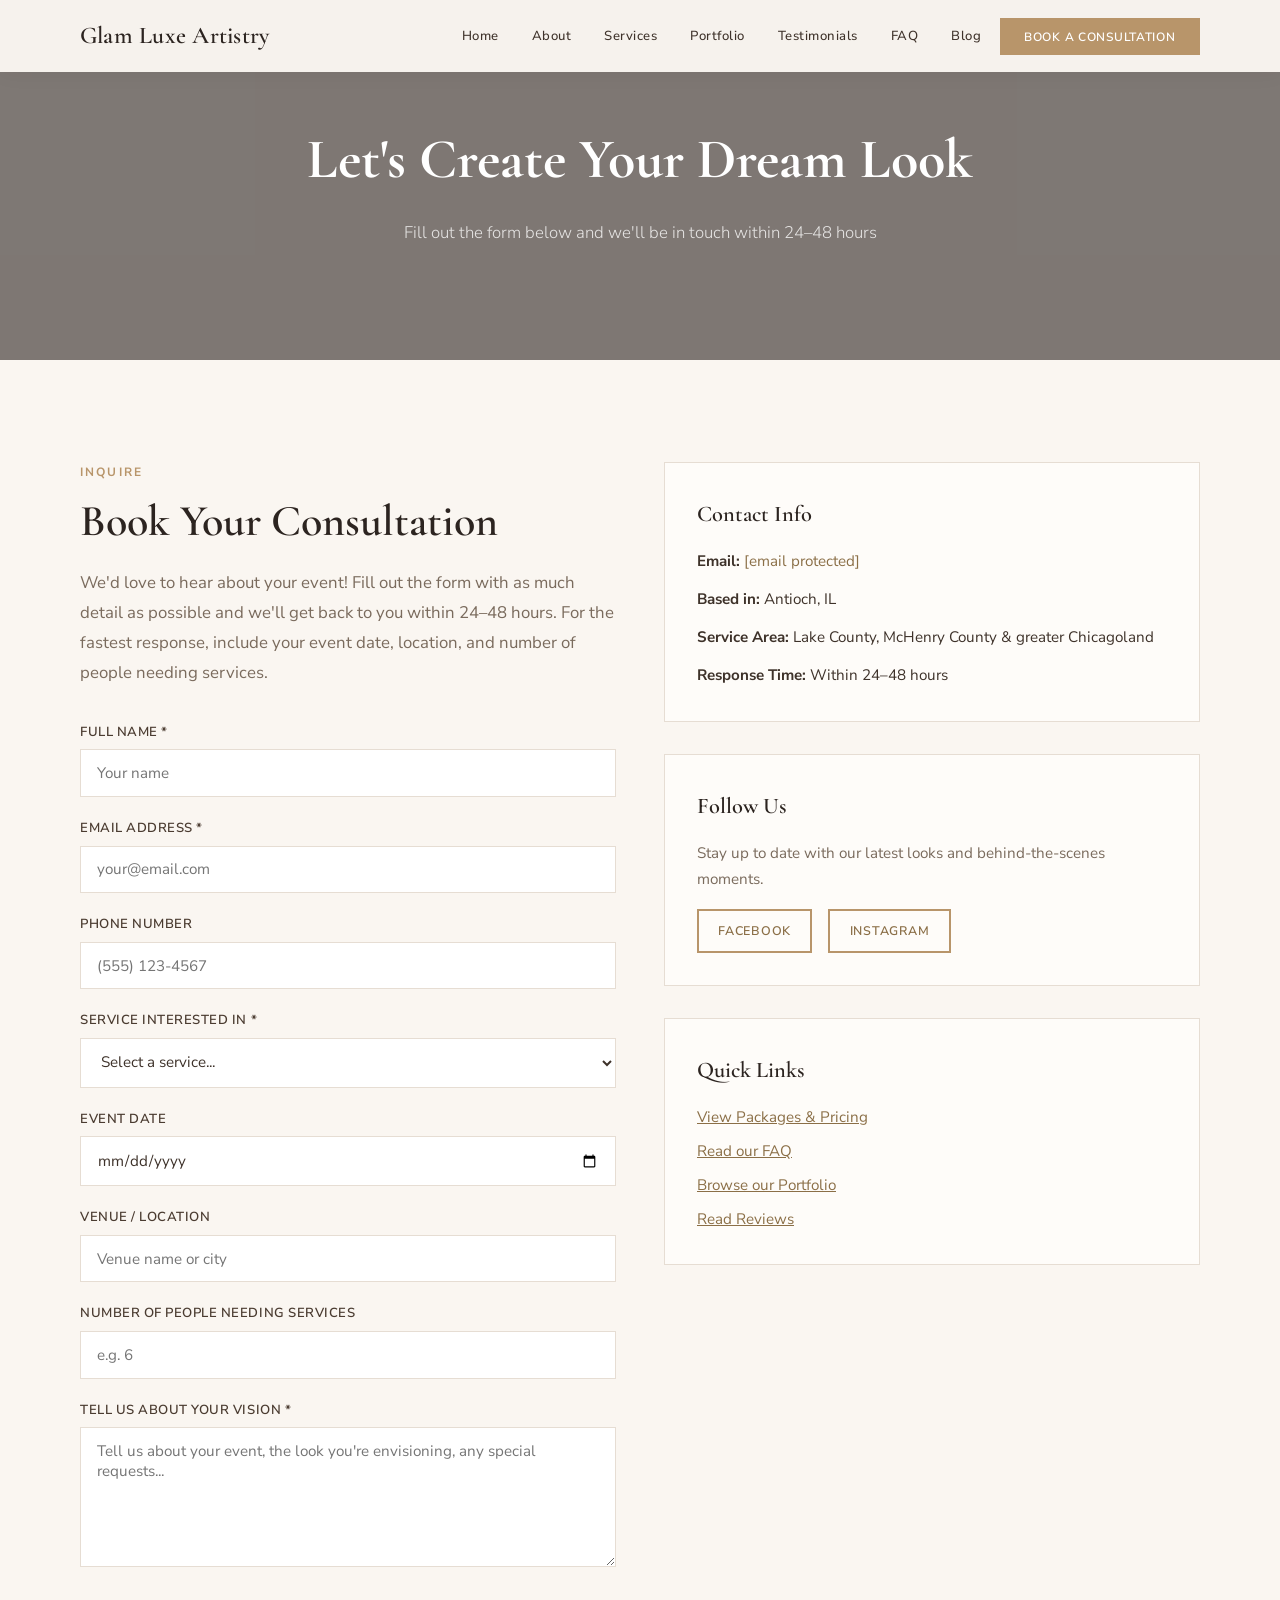
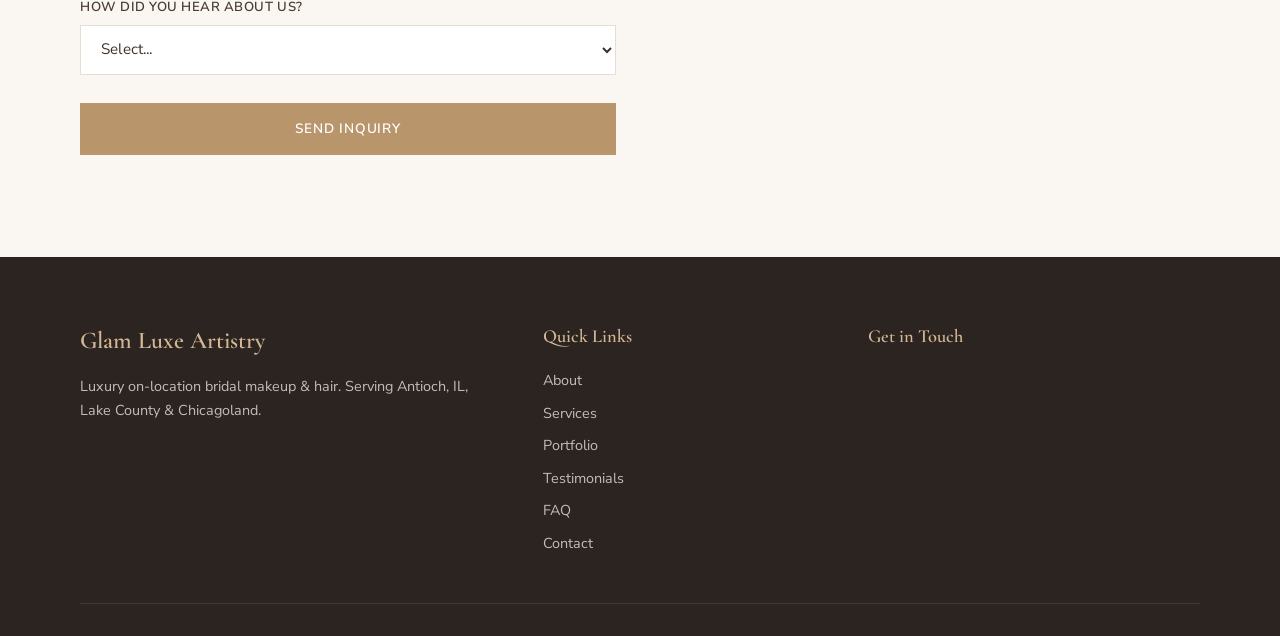
<file: contact.html>
<!DOCTYPE html>
<html lang="en">
<head>
  <meta charset="UTF-8">
  <meta name="viewport" content="width=device-width, initial-scale=1.0">
  <title>Book a Consultation | Contact Glam Luxe Artistry — Antioch, IL Bridal Makeup</title>
  <meta name="description" content="Ready to book luxury bridal makeup & hair? Contact Glam Luxe Artistry for a free consultation. Serving Antioch, IL, Lake County & the greater Chicagoland area.">
  <meta name="robots" content="index, follow">
  <link rel="canonical" href="https://glamluxeartistry.com/contact">
  <meta property="og:title" content="Book a Consultation | Glam Luxe Artistry">
  <meta property="og:description" content="Contact us for a free bridal makeup consultation. Antioch, IL & Chicagoland.">
  <meta property="og:url" content="https://glamluxeartistry.com/contact">
  <link rel="icon" type="image/svg+xml" href="favicon.svg">
  <link rel="preconnect" href="https://fonts.googleapis.com">
  <link rel="preconnect" href="https://fonts.gstatic.com" crossorigin>
  <link href="https://fonts.googleapis.com/css2?family=Cormorant+Garamond:ital,wght@0,400;0,500;0,600;0,700;1,400;1,500&family=Nunito+Sans:wght@300;400;500;600;700&display=swap" rel="stylesheet">
  <link rel="stylesheet" href="styles.css">
</head>
<body>

  <nav class="nav scrolled" id="nav">
    <div class="nav-inner">
      <a href="/" class="nav-logo">Glam Luxe Artistry</a>
      <button class="nav-toggle" id="navToggle" aria-label="Toggle menu"><span></span><span></span><span></span></button>
      <ul class="nav-links" id="navLinks">
        <li><a href="/">Home</a></li>
        <li><a href="/about">About</a></li>
        <li><a href="/services">Services</a></li>
        <li><a href="/portfolio">Portfolio</a></li>
        <li><a href="/testimonials">Testimonials</a></li>
        <li><a href="/faq">FAQ</a></li>
        <li><a href="/blog">Blog</a></li>
        <li><a href="/contact" class="nav-cta active">Book a Consultation</a></li>
      </ul>
    </div>
  </nav>

  <div class="page-hero" style="height: 40vh; min-height: 280px;">
    <div class="page-hero-bg" style="background-image: url('https://images.squarespace-cdn.com/content/v1/672e9d4dc63b663708be5756/8e3c6d48-5c15-4038-80b2-5c4d0fef841a/DSC02067.jpg')"></div>
    <div class="page-hero-overlay"></div>
    <div class="page-hero-content">
      <h1>Let's Create Your Dream Look</h1>
      <p>Fill out the form below and we'll be in touch within 24–48 hours</p>
    </div>
  </div>

  <section class="section">
    <div class="container">
      <div class="contact-grid">
        <div>
          <p class="section-eyebrow">Inquire</p>
          <h2 class="section-title">Book Your Consultation</h2>
          <p class="section-body" style="max-width:none; margin-bottom: 2rem;">We'd love to hear about your event! Fill out the form with as much detail as possible and we'll get back to you within 24–48 hours. For the fastest response, include your event date, location, and number of people needing services.</p>

          <!-- Netlify Forms: the data-netlify="true" attribute tells Netlify to process this form -->
          <form name="inquiry" method="POST" data-netlify="true" netlify-honeypot="bot-field" action="/success">
            <!-- Honeypot field for spam bots — hidden from real users -->
            <p style="display:none;">
              <label>Don't fill this out if you're human: <input name="bot-field"></label>
            </p>

            <div class="form-group">
              <label for="name">Full Name *</label>
              <input type="text" id="name" name="name" required placeholder="Your name">
            </div>
            <div class="form-group">
              <label for="email">Email Address *</label>
              <input type="email" id="email" name="email" required placeholder="your@email.com">
            </div>
            <div class="form-group">
              <label for="phone">Phone Number</label>
              <input type="tel" id="phone" name="phone" placeholder="(555) 123-4567">
            </div>
            <div class="form-group">
              <label for="service">Service Interested In *</label>
              <select id="service" name="service" required>
                <option value="">Select a service...</option>
                <option value="Bridal Makeup Only">Bridal Makeup Only</option>
                <option value="Bridal Makeup & Hair">Bridal Makeup &amp; Hair</option>
                <option value="Full Bridal Experience">Full Bridal Experience</option>
                <option value="Bridal Party Services">Bridal Party Services</option>
                <option value="Special Occasion Glam">Special Occasion Glam</option>
                <option value="Glam Lesson">Glam Lesson</option>
                <option value="Other">Other / Not Sure Yet</option>
              </select>
            </div>
            <div class="form-group">
              <label for="date">Event Date</label>
              <input type="date" id="date" name="event_date">
            </div>
            <div class="form-group">
              <label for="venue">Venue / Location</label>
              <input type="text" id="venue" name="venue" placeholder="Venue name or city">
            </div>
            <div class="form-group">
              <label for="party-size">Number of People Needing Services</label>
              <input type="number" id="party-size" name="party_size" min="1" max="30" placeholder="e.g. 6">
            </div>
            <div class="form-group">
              <label for="message">Tell Us About Your Vision *</label>
              <textarea id="message" name="message" required placeholder="Tell us about your event, the look you're envisioning, any special requests..."></textarea>
            </div>
            <div class="form-group">
              <label for="referral">How Did You Hear About Us?</label>
              <select id="referral" name="referral">
                <option value="">Select...</option>
                <option value="Google Search">Google Search</option>
                <option value="Instagram">Instagram</option>
                <option value="Facebook">Facebook</option>
                <option value="The Knot">The Knot</option>
                <option value="WeddingWire">WeddingWire</option>
                <option value="Friend / Referral">Friend / Referral</option>
                <option value="Venue Recommendation">Venue Recommendation</option>
                <option value="Other">Other</option>
              </select>
            </div>
            <button type="submit" class="btn btn-primary" style="width: 100%; text-align: center; margin-top: 0.5rem;">Send Inquiry</button>
          </form>
        </div>

        <div>
          <div style="background: var(--color-warm-white); border: 1px solid var(--color-border); padding: 2rem; margin-bottom: 2rem;">
            <h3 style="font-family: var(--font-display); font-size: 1.4rem; font-weight: 600; color: var(--color-charcoal); margin-bottom: 1rem;">Contact Info</h3>
            <p style="margin-bottom: 0.75rem; font-size: 0.95rem;"><strong>Email:</strong> <a href="/cdn-cgi/l/email-protection#432b262f2f2c03242f222e2f363b262231372a3037313a6d202c2e" style="color: var(--color-gold-dark);"><span class="__cf_email__" data-cfemail="a1c9c4cdcdcee1c6cdc0cccdd4d9c4c0d3d5c8d2d5d3d88fc2cecc">[email&#160;protected]</span></a></p>
            <p style="margin-bottom: 0.75rem; font-size: 0.95rem;"><strong>Based in:</strong> Antioch, IL</p>
            <p style="margin-bottom: 0.75rem; font-size: 0.95rem;"><strong>Service Area:</strong> Lake County, McHenry County &amp; greater Chicagoland</p>
            <p style="font-size: 0.95rem;"><strong>Response Time:</strong> Within 24–48 hours</p>
          </div>

          <div style="background: var(--color-warm-white); border: 1px solid var(--color-border); padding: 2rem; margin-bottom: 2rem;">
            <h3 style="font-family: var(--font-display); font-size: 1.4rem; font-weight: 600; color: var(--color-charcoal); margin-bottom: 1rem;">Follow Us</h3>
            <p style="font-size: 0.95rem; margin-bottom: 1rem; color: var(--color-text-light);">Stay up to date with our latest looks and behind-the-scenes moments.</p>
            <div style="display: flex; gap: 1rem;">
              <a href="https://www.facebook.com/GlamLuxeArtistry/" target="_blank" rel="noopener" class="btn btn-secondary" style="font-size: 0.78rem; padding: 0.6rem 1.2rem;">Facebook</a>
              <a href="#" target="_blank" rel="noopener" class="btn btn-secondary" style="font-size: 0.78rem; padding: 0.6rem 1.2rem;">Instagram</a>
            </div>
          </div>

          <div style="background: var(--color-warm-white); border: 1px solid var(--color-border); padding: 2rem;">
            <h3 style="font-family: var(--font-display); font-size: 1.4rem; font-weight: 600; color: var(--color-charcoal); margin-bottom: 1rem;">Quick Links</h3>
            <p style="font-size: 0.95rem; margin-bottom: 0.5rem;"><a href="/services" style="color: var(--color-gold-dark); text-decoration: underline;">View Packages &amp; Pricing</a></p>
            <p style="font-size: 0.95rem; margin-bottom: 0.5rem;"><a href="/faq" style="color: var(--color-gold-dark); text-decoration: underline;">Read our FAQ</a></p>
            <p style="font-size: 0.95rem; margin-bottom: 0.5rem;"><a href="/portfolio" style="color: var(--color-gold-dark); text-decoration: underline;">Browse our Portfolio</a></p>
            <p style="font-size: 0.95rem;"><a href="/testimonials" style="color: var(--color-gold-dark); text-decoration: underline;">Read Reviews</a></p>
          </div>
        </div>
      </div>
    </div>
  </section>

  <footer class="footer">
    <div class="container">
      <div class="footer-grid">
        <div class="footer-brand"><h3 class="footer-logo">Glam Luxe Artistry</h3><p>Luxury on-location bridal makeup &amp; hair. Serving Antioch, IL, Lake County &amp; Chicagoland.</p></div>
        <div class="footer-nav"><h4>Quick Links</h4><ul><li><a href="/about">About</a></li><li><a href="/services">Services</a></li><li><a href="/portfolio">Portfolio</a></li><li><a href="/testimonials">Testimonials</a></li><li><a href="/faq">FAQ</a></li><li><a href="/contact">Contact</a></li></ul></div>
        <div class="footer-contact"><h4>Get in Touch</h4><p><a href="/cdn-cgi/l/email-protection#c7afa2ababa887a0aba6aaabb2bfa2a6b5b3aeb4b3b5bee9a4a8aa"><span class="__cf_email__" data-cfemail="94fcf1f8f
</file>
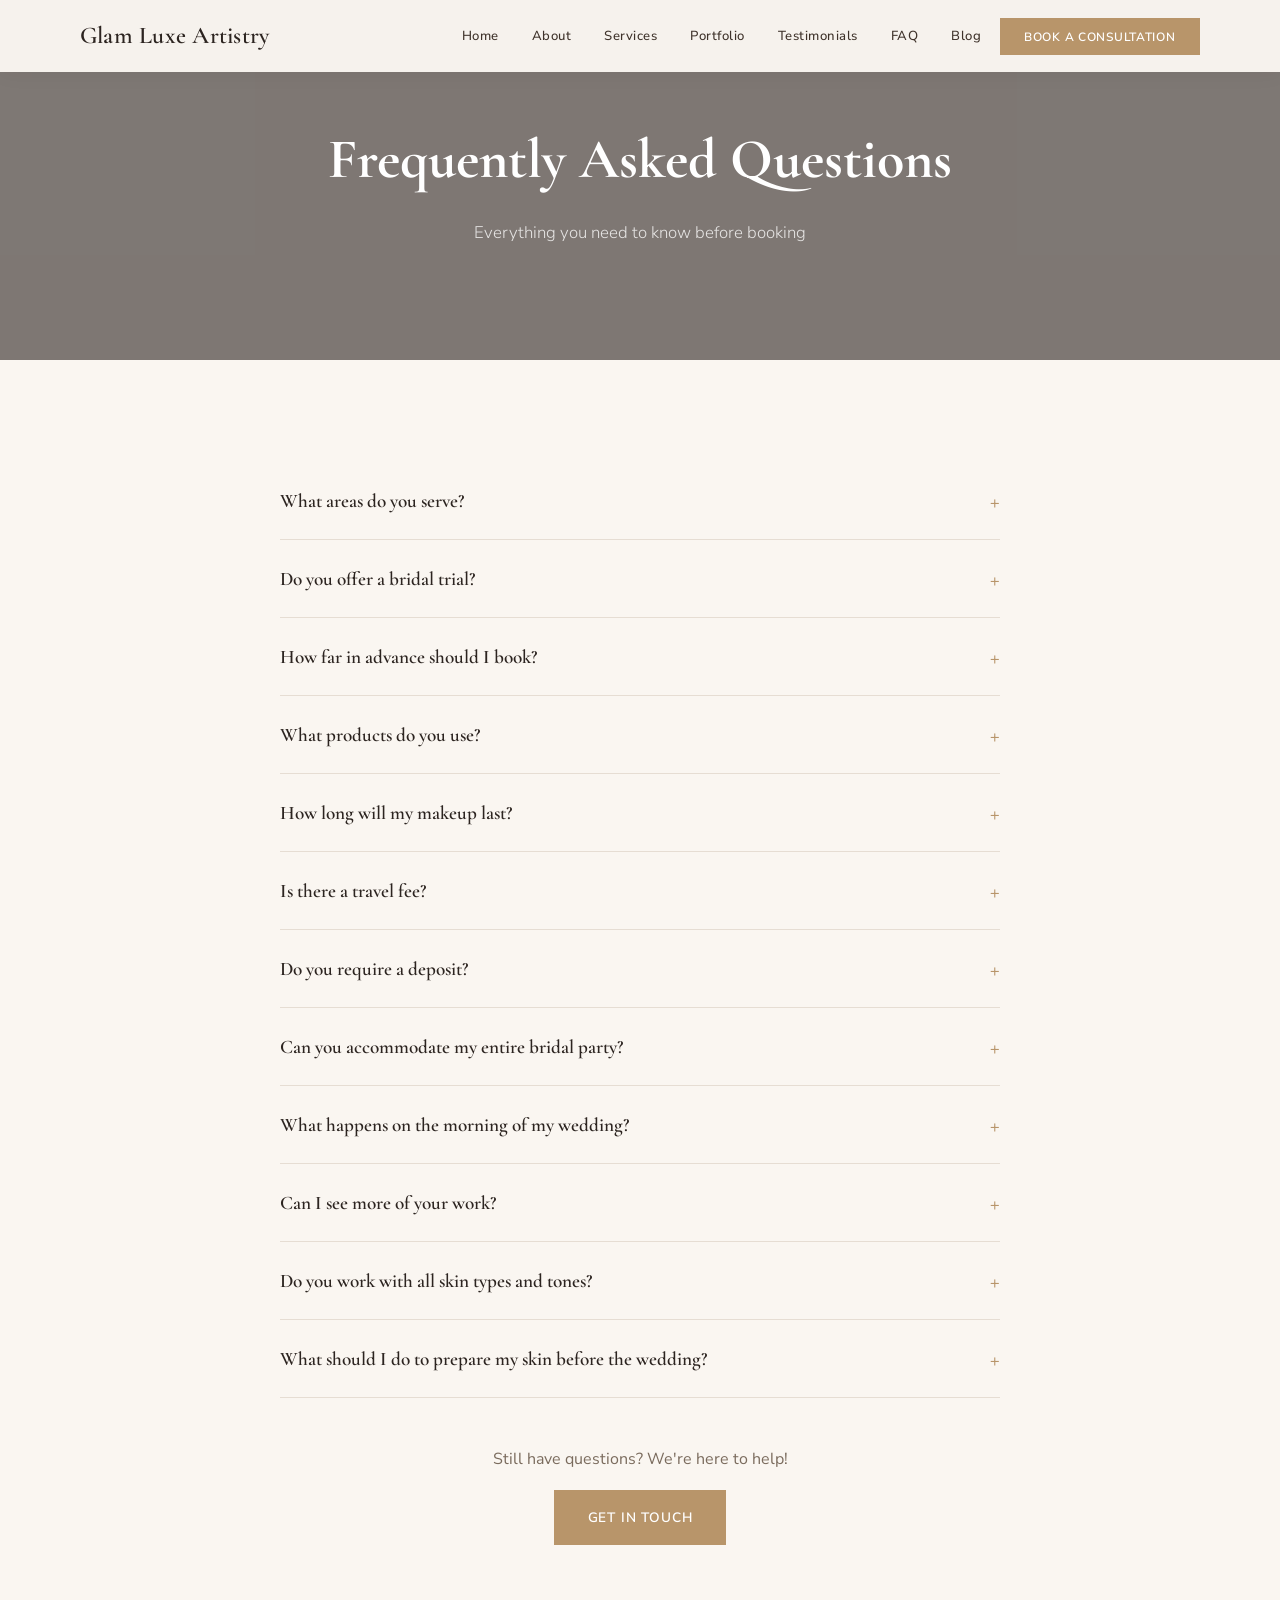
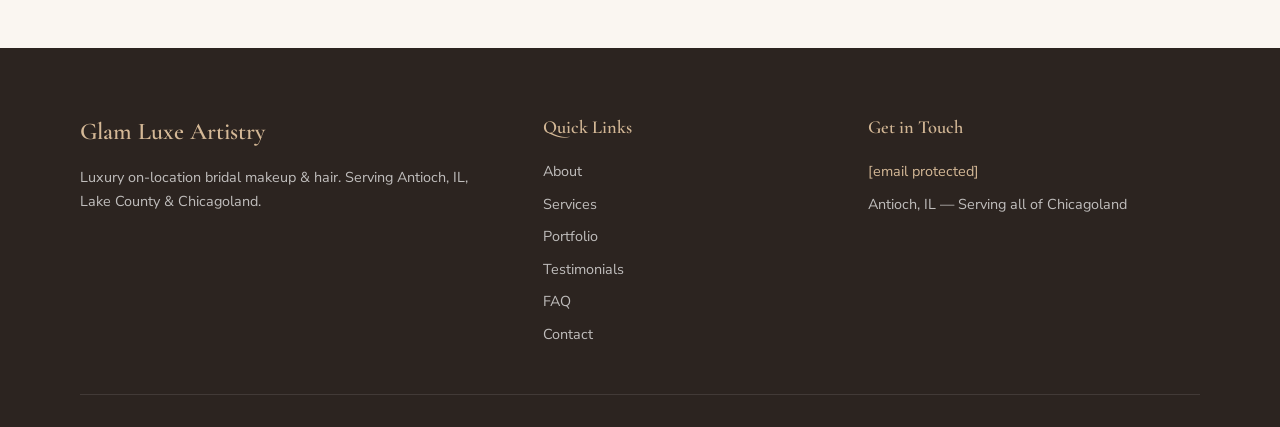
<file: faq.html>
<!DOCTYPE html>
<html lang="en">
<head>
  <meta charset="UTF-8">
  <meta name="viewport" content="width=device-width, initial-scale=1.0">
  <title>FAQ — Bridal Makeup Questions | Glam Luxe Artistry, Antioch IL</title>
  <meta name="description" content="Frequently asked questions about bridal makeup and hair services from Glam Luxe Artistry. Travel radius, deposit policy, products used, timeline, and more.">
  <meta name="robots" content="index, follow">
  <link rel="canonical" href="https://glamluxeartistry.com/faq">
  <meta property="og:title" content="FAQ — Bridal Makeup Questions | Glam Luxe Artistry">
  <meta property="og:url" content="https://glamluxeartistry.com/faq">
  <link rel="icon" type="image/svg+xml" href="favicon.svg">
  <link rel="preconnect" href="https://fonts.googleapis.com">
  <link rel="preconnect" href="https://fonts.gstatic.com" crossorigin>
  <link href="https://fonts.googleapis.com/css2?family=Cormorant+Garamond:ital,wght@0,400;0,500;0,600;0,700;1,400;1,500&family=Nunito+Sans:wght@300;400;500;600;700&display=swap" rel="stylesheet">
  <link rel="stylesheet" href="styles.css">

  <script type="application/ld+json">
  {
    "@context": "https://schema.org",
    "@type": "FAQPage",
    "mainEntity": [
      {
        "@type": "Question",
        "name": "What areas do you serve?",
        "acceptedAnswer": {
          "@type": "Answer",
          "text": "We're based in Antioch, IL and provide on-location services throughout Lake County, McHenry County, and the greater Chicagoland area. We regularly serve brides in Lindenhurst, Grayslake, Waukegan, Libertyville, Lake Zurich, Barrington, and the northern Chicago suburbs. We're also available for destination weddings."
        }
      },
      {
        "@type": "Question",
        "name": "Do you offer a bridal trial?",
        "acceptedAnswer": {
          "@type": "Answer",
          "text": "Yes! We highly recommend a trial run 4-8 weeks before your wedding. This allows us to perfect your look, test products on your skin, and ensure you feel completely confident on your big day. Trials are included in our Full Bridal Experience package or can be added to any package."
        }
      },
      {
        "@type": "Question",
        "name": "How far in advance should I book?",
        "acceptedAnswer": {
          "@type": "Answer",
          "text": "We recommend booking 6-12 months before your wedding date, especially for peak season (May through October). Popular dates fill up quickly, so reaching out early gives you the best chance of securing your preferred date."
        }
      },
      {
        "@type": "Question",
        "name": "What products do you use?",
        "acceptedAnswer": {
          "@type": "Answer",
          "text": "We use a mix of high-end, professional-grade products selected for long-lasting wear and photo-ready results. Our kit includes brands known for their quality and skin-friendly formulas. We customize our product selection based on your skin type, concerns, and preferences."
        }
      },
      {
        "@type": "Question",
        "name": "How long will my makeup last?",
        "acceptedAnswer": {
          "@type": "Answer",
          "text": "Our makeup is designed to last 12-16 hours or more. We use professional primers, setting sprays, and techniques that keep your look flawless from ceremony to last dance. Many of our brides report their makeup lasting through tears, hugs, outdoor heat, and dancing without needing a touch-up."
        }
      },
      {
        "@type": "Question",
        "name": "Is there a travel fee?",
        "acceptedAnswer": {
          "@type": "Answer",
          "text": "Travel within a 30-mile radius of Antioch, IL is typically included. For venues beyond that range, a travel fee may apply depending on distance. We'll provide a transparent quote during your consultation."
        }
      }
    ]
  }
  </script>
</head>
<body>

  <nav class="nav scrolled" id="nav">
    <div class="nav-inner">
      <a href="/" class="nav-logo">Glam Luxe Artistry</a>
      <button class="nav-toggle" id="navToggle" aria-label="Toggle menu"><span></span><span></span><span></span></button>
      <ul class="nav-links" id="navLinks">
        <li><a href="/">Home</a></li>
        <li><a href="/about">About</a></li>
        <li><a href="/services">Services</a></li>
        <li><a href="/portfolio">Portfolio</a></li>
        <li><a href="/testimonials">Testimonials</a></li>
        <li><a href="/faq" class="active">FAQ</a></li>
        <li><a href="/blog">Blog</a></li>
        <li><a href="/contact" class="nav-cta">Book a Consultation</a></li>
      </ul>
    </div>
  </nav>

  <div class="page-hero" style="height: 40vh; min-height: 280px;">
    <div class="page-hero-bg" style="background-image: url('https://images.squarespace-cdn.com/content/v1/672e9d4dc63b663708be5756/a5f927f3-b8ed-4907-ad8e-a95881a6d1e5/IMG_7031.JPG')"></div>
    <div class="page-hero-overlay"></div>
    <div class="page-hero-content">
      <h1>Frequently Asked Questions</h1>
      <p>Everything you need to know before booking</p>
    </div>
  </div>

  <section class="section">
    <div class="container" style="max-width: 800px;">

      <div class="faq-item">
        <button class="faq-question">What areas do you serve?</button>
        <div class="faq-answer">
          <p>We're based in <strong>Antioch, IL</strong> and provide on-location services throughout Lake County, McHenry County, and the greater Chicagoland area. We regularly serve brides in Lindenhurst, Grayslake, Waukegan, Libertyville, Lake Zurich, Barrington, and the northern Chicago suburbs. We're also happy to travel for destination weddings — just ask!</p>
        </div>
      </div>

      <div class="faq-item">
        <button class="faq-question">Do you offer a bridal trial?</button>
        <div class="faq-answer">
          <p>Yes! We highly recommend a trial run 4–8 weeks before your wedding. This allows us to perfect your look, test products on your skin, and ensure you feel completely confident on your big day. Trials are included in our Full Bridal Experience package or can be added to any other package.</p>
        </div>
      </div>

      <div class="faq-item">
        <button class="faq-question">How far in advance should I book?</button>
        <div class="faq-answer">
          <p>We recommend booking <strong>6–12 months</strong> before your wedding date, especially during peak season (May through October). Popular dates fill up quickly, so reaching out early gives you the best chance of securing your preferred date.</p>
        </div>
      </div>

      <div class="faq-item">
        <button class="faq-question">What products do you use?</button>
        <div class="faq-answer">
          <p>We use a curated mix of high-end, professional-grade products selected for long-lasting wear and photo-ready results. Our kit includes brands known for their quality and skin-friendly formulas. We customize our product selection based on your skin type, concerns, and preferences, and we're always happy to accommodate allergies or sensitivities.</p>
        </div>
      </div>

      <div class="faq-item">
        <button class="faq-question">How long will my makeup last?</button>
        <div class="faq-answer">
          <p>Our makeup is designed to last <strong>12–16 hours</strong> or more. We use professional primers, setting sprays, and techniques that keep your look flawless from ceremony to last dance. Many of our brides report their makeup lasting through tears, hugs, outdoor summer heat, and dancing without needing any touch-ups!</p>
        </div>
      </div>

      <div class="faq-item">
        <button class="faq-question">Is there a travel fee?</button>
        <div class="faq-answer">
          <p>Travel within a 30-mile radius of Antioch, IL is typically included. For venues beyond that range, a travel fee may apply depending on distance. We'll provide a fully transparent quote during your initial consultation so there are never any surprises.</p>
        </div>
      </div>

      <div class="faq-item">
        <button class="faq-question">Do you require a deposit?</button>
        <div class="faq-answer">
          <p>Yes, a non-refundable retainer is required to secure your date. The retainer amount depends on the package you select and will be outlined clearly in your contract. The remaining balance is due on or before your wedding day.</p>
        </div>
      </div>

      <div class="faq-item">
        <button class="faq-question">Can you accommodate my entire bridal party?</button>
        <div class="faq-answer">
          <p>Absolutely! We regularly handle bridal parties of all sizes. For larger groups, we bring additional talented artists to ensure everyone is glammed up and ready on time. Just let us know your headcount during your consultation so we can plan accordingly.</p>
        </div>
      </div>

      <div class="faq-item">
        <button class="faq-question">What happens on the morning of my wedding?</button>
        <div class="faq-answer">
          <p>We arrive at your getting-ready location (hotel, home, or venue) with plenty of time to set up. We follow a detailed timeline to ensure the bride and all party members are camera-ready before your photographer starts shooting. Our goal is to make the morning feel calm, fun, and stress-free — think champagne, laughter, and beautiful transformations.</p>
        </div>
      </div>

      <div class="faq-item">
        <button class="faq-question">Can I see more of your work?</button>
        <div class="faq-answer">
          <p>Of course! Check out our <a href="/portfolio" style="color: var(--color-gold-dark); text-decoration: underline;">Portfolio</a> page for photos of real brides, and read <a href="/testimonials" style="color: var(--color-gold-dark); text-decoration: underline;">Testimonials</a> from our 27+ five-star reviews. You can also find us on <a href="https://www.facebook.com/GlamLuxeArtistry/" target="_blank" rel="noopener" style="color: var(--color-gold-dark); text-decoration: underline;">Facebook</a> for the latest updates.</p>
        </div>
      </div>

      <div class="faq-item">
        <button class="faq-question">Do you work with all skin types and tones?</button>
        <div class="faq-answer">
          <p>Yes! Our team has extensive experience working with diverse skin types, tones, and textures. We carry a comprehensive range of products and are passionate about making every single person feel beautiful, regardless of their skin type or tone.</p>
        </div>
      </div>

      <div class="faq-item">
        <button class="faq-question">What should I do to prepare my skin before the wedding?</button>
        <div class="faq-answer">
          <p>We recommend starting a consistent skincare routine at least 3 months before your wedding. Focus on hydration and gentle exfoliation. Avoid trying new products within 2 weeks of the wedding to prevent reactions. During your trial, Megan will provide personalized skincare advice and recommendations tailored to your skin.</p>
        </div>
      </div>

      <div style="text-align: center; margin-top: 3rem;">
        <p style="color: var(--color-text-light); margin-bottom: 1rem;">Still have questions? We're here to help!</p>
        <a href="/contact" class="btn btn-primary">Get in Touch</a>
      </div>

    </div>
  </section>

  <footer class="footer">
    <div class="container">
      <div class="footer-grid">
        <div class="footer-brand"><h3 class="footer-logo">Glam Luxe Artistry</h3><p>Luxury on-location bridal makeup &amp; hair. Serving Antioch, IL, Lake County &amp; Chicagoland.</p></div>
        <div class="footer-nav"><h4>Quick Links</h4><ul><li><a href="/about">About</a></li><li><a href="/services">Services</a></li><li><a href="/portfolio">Portfolio</a></li><li><a href="/testimonials">Testimonials</a></li><li><a href="/faq">FAQ</a></li><li><a href="/contact">Contact</a></li></ul></div>
        <div class="footer-contact"><h4>Get in Touch</h4><p><a href="/cdn-cgi/l/email-protection#0f676a6363604f68636e62637a776a6e7d7b667c7b7d76216c6062"><span class="__cf_email__" data-cfemail="640c0108080b240308050908111c010516100d1710161d4a070b09">[email&#160;protected]</span></a></p><p>Antioch, IL — Serving all of Chicagoland</p></div>
      </div>
      <div class="footer-bo
</file>
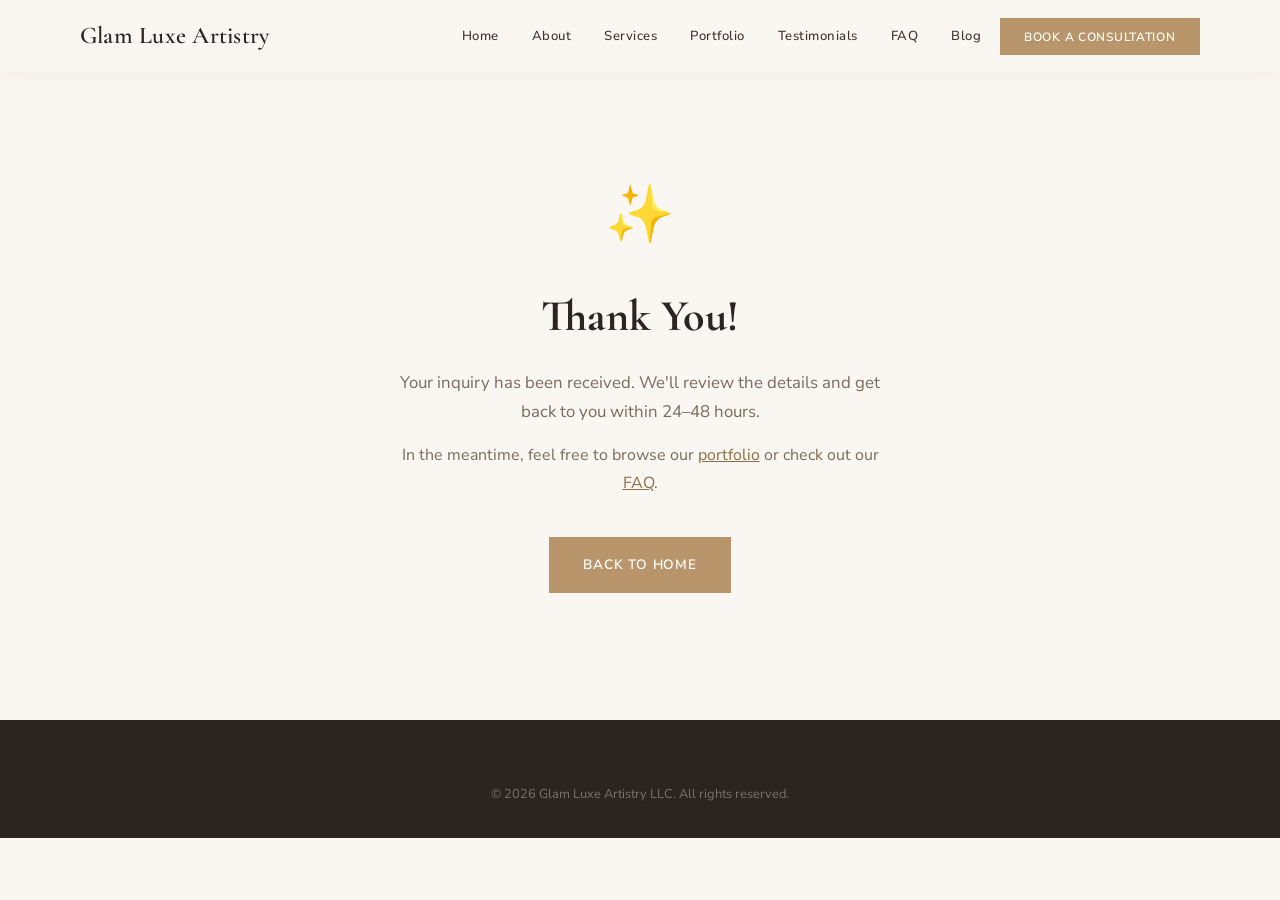
<file: success.html>
<!DOCTYPE html>
<html lang="en">
<head>
  <meta charset="UTF-8">
  <meta name="viewport" content="width=device-width, initial-scale=1.0">
  <title>Thank You! | Glam Luxe Artistry</title>
  <meta name="robots" content="noindex">
  <link rel="icon" type="image/svg+xml" href="favicon.svg">
  <link rel="preconnect" href="https://fonts.googleapis.com">
  <link rel="preconnect" href="https://fonts.gstatic.com" crossorigin>
  <link href="https://fonts.googleapis.com/css2?family=Cormorant+Garamond:ital,wght@0,400;0,500;0,600;0,700;1,400;1,500&family=Nunito+Sans:wght@300;400;500;600;700&display=swap" rel="stylesheet">
  <link rel="stylesheet" href="styles.css">
</head>
<body>
  <nav class="nav scrolled" id="nav">
    <div class="nav-inner">
      <a href="index.html" class="nav-logo">Glam Luxe Artistry</a>
      <button class="nav-toggle" id="navToggle" aria-label="Toggle menu"><span></span><span></span><span></span></button>
      <ul class="nav-links" id="navLinks">
        <li><a href="index.html">Home</a></li>
        <li><a href="about.html">About</a></li>
        <li><a href="services.html">Services</a></li>
        <li><a href="portfolio.html">Portfolio</a></li>
        <li><a href="testimonials.html">Testimonials</a></li>
        <li><a href="faq.html">FAQ</a></li>
        <li><a href="blog.html">Blog</a></li>
        <li><a href="contact.html" class="nav-cta">Book a Consultation</a></li>
      </ul>
    </div>
  </nav>

  <section style="min-height: 80vh; display: flex; align-items: center; justify-content: center; text-align: center; padding: calc(var(--nav-height) + 2rem) 1.5rem 4rem;">
    <div>
      <div style="font-size: 3.5rem; margin-bottom: 1rem;">✨</div>
      <h1 style="font-family: var(--font-display); font-size: clamp(2rem, 4vw, 2.75rem); font-weight: 700; color: var(--color-charcoal); margin-bottom: 1rem;">Thank You!</h1>
      <p style="color: var(--color-text-light); max-width: 480px; margin: 0 auto 1rem; line-height: 1.7; font-size: 1.05rem;">Your inquiry has been received. We'll review the details and get back to you within 24–48 hours.</p>
      <p style="color: var(--color-text-light); max-width: 480px; margin: 0 auto 2.5rem; line-height: 1.7;">In the meantime, feel free to browse our <a href="portfolio.html" style="color: var(--color-gold-dark); text-decoration: underline;">portfolio</a> or check out our <a href="faq.html" style="color: var(--color-gold-dark); text-decoration: underline;">FAQ</a>.</p>
      <a href="index.html" class="btn btn-primary">Back to Home</a>
    </div>
  </section>

  <footer class="footer">
    <div class="container">
      <div class="footer-bottom" style="border: none; padding-top: 0;">
        <p>&copy; 2026 Glam Luxe Artistry LLC. All rights reserved.</p>
      </div>
    </div>
  </footer>
  <script src="main.js"></script>
</body>
</html>
</file>
<file: styles.css>
/* ============================================
   GLAM LUXE ARTISTRY — Global Styles
   Aesthetic: Luxury / Editorial / Warm Elegance
   ============================================ */

:root {
  --color-cream: #FAF6F1;
  --color-warm-white: #FEFCF9;
  --color-champagne: #F0E6D8;
  --color-gold: #B8956A;
  --color-gold-light: #D4B896;
  --color-gold-dark: #8B6F47;
  --color-charcoal: #2C2420;
  --color-brown: #4A3B30;
  --color-brown-light: #6B5A4E;
  --color-text: #3E322A;
  --color-text-light: #7A6B5D;
  --color-border: #E6DDD3;
  --color-accent: #C4956D;
  --color-rose: #D4A59A;

  --font-display: 'Cormorant Garamond', Georgia, serif;
  --font-body: 'Nunito Sans', 'Helvetica Neue', sans-serif;

  --nav-height: 72px;
  --section-pad: clamp(4rem, 8vw, 7rem);
  --container-width: 1200px;
}

/* Reset */
*, *::before, *::after {
  box-sizing: border-box;
  margin: 0;
  padding: 0;
}

html {
  scroll-behavior: smooth;
  -webkit-font-smoothing: antialiased;
  -moz-osx-font-smoothing: grayscale;
}

body {
  font-family: var(--font-body);
  color: var(--color-text);
  background: var(--color-cream);
  line-height: 1.7;
  font-weight: 400;
  font-size: 16px;
}

img {
  max-width: 100%;
  height: auto;
  display: block;
}

a {
  color: inherit;
  text-decoration: none;
}

ul {
  list-style: none;
}

.container {
  max-width: var(--container-width);
  margin: 0 auto;
  padding: 0 clamp(1.25rem, 4vw, 2.5rem);
}

.center {
  text-align: center;
}

.section {
  padding: var(--section-pad) 0;
  position: relative;
}

/* ---- Typography ---- */
.section-eyebrow {
  font-family: var(--font-body);
  font-size: 0.75rem;
  font-weight: 700;
  letter-spacing: 0.18em;
  text-transform: uppercase;
  color: var(--color-gold);
  margin-bottom: 0.75rem;
}

.section-title {
  font-family: var(--font-display);
  font-size: clamp(1.75rem, 4vw, 2.75rem);
  font-weight: 600;
  color: var(--color-charcoal);
  line-height: 1.2;
  margin-bottom: 1.25rem;
}

.section-body {
  font-size: 1.05rem;
  line-height: 1.8;
  color: var(--color-text-light);
  max-width: 600px;
}

.section-body strong {
  color: var(--color-text);
  font-weight: 600;
}

/* ---- Buttons ---- */
.btn {
  display: inline-block;
  font-family: var(--font-body);
  font-size: 0.85rem;
  font-weight: 600;
  letter-spacing: 0.06em;
  padding: 0.9rem 2rem;
  border-radius: 0;
  border: 2px solid transparent;
  cursor: pointer;
  transition: all 0.35s ease;
  text-transform: uppercase;
}

.btn-primary {
  background: var(--color-gold);
  color: #fff;
  border-color: var(--color-gold);
}
.btn-primary:hover {
  background: var(--color-gold-dark);
  border-color: var(--color-gold-dark);
}

.btn-secondary {
  background: transparent;
  color: var(--color-gold-dark);
  border-color: var(--color-gold);
}
.btn-secondary:hover {
  background: var(--color-gold);
  color: #fff;
}

.btn-outline {
  background: transparent;
  color: #fff;
  border-color: rgba(255,255,255,0.6);
}
.btn-outline:hover {
  background: rgba(255,255,255,0.15);
  border-color: #fff;
}

.btn-lg {
  padding: 1.1rem 2.8rem;
  font-size: 0.9rem;
}

/* ============================================
   NAVIGATION
   ============================================ */
.nav {
  position: fixed;
  top: 0;
  left: 0;
  right: 0;
  z-index: 1000;
  height: var(--nav-height);
  transition: all 0.4s ease;
  background: transparent;
}

.nav.scrolled {
  background: rgba(250, 246, 241, 0.97);
  backdrop-filter: blur(12px);
  box-shadow: 0 1px 20px rgba(44, 36, 32, 0.06);
}

.nav.scrolled .nav-logo {
  color: var(--color-charcoal);
}

.nav.scrolled .nav-links a {
  color: var(--color-text);
}

.nav.scrolled .nav-links a:hover {
  color: var(--color-gold);
}

.nav.scrolled .nav-cta {
  background: var(--color-gold) !important;
  color: #fff !important;
  border-color: var(--color-gold) !important;
}

.nav-inner {
  max-width: var(--container-width);
  margin: 0 auto;
  padding: 0 clamp(1.25rem, 4vw, 2.5rem);
  display: flex;
  align-items: center;
  justify-content: space-between;
  height: 100%;
}

.nav-logo {
  font-family: var(--font-display);
  font-size: 1.5rem;
  font-weight: 600;
  color: #fff;
  letter-spacing: 0.01em;
  transition: color 0.3s ease;
}

.nav-links {
  display: flex;
  align-items: center;
  gap: 0.25rem;
}

.nav-links a {
  font-size: 0.82rem;
  font-weight: 500;
  letter-spacing: 0.04em;
  padding: 0.5rem 0.9rem;
  color: rgba(255,255,255,0.9);
  transition: all 0.3s ease;
  border-radius: 4px;
}

.nav-links a:hover {
  color: #fff;
}

.nav-links a.active {
  color: var(--color-gold-light);
}

.nav-cta {
  background: rgba(184, 149, 106, 0.85) !important;
  color: #fff !important;
  border-radius: 0 !important;
  padding: 0.55rem 1.4rem !important;
  font-weight: 600 !important;
  letter-spacing: 0.06em !important;
  text-transform: uppercase;
  font-size: 0.75rem !important;
  border: 2px solid transparent !important;
  transition: all 0.3s ease !important;
}
.nav-cta:hover {
  background: var(--color-gold-dark) !important;
}

.nav-toggle {
  display: none;
  background: none;
  border: none;
  cursor: pointer;
  width: 28px;
  height: 20px;
  position: relative;
  z-index: 1001;
}

.nav-toggle span {
  display: block;
  width: 100%;
  height: 2px;
  background: #fff;
  transition: all 0.3s ease;
  position: absolute;
  left: 0;
}
.nav-toggle span:nth-child(1) { top: 0; }
.nav-toggle span:nth-child(2) { top: 50%; transform: translateY(-50%); }
.nav-toggle span:nth-child(3) { bottom: 0; }

.nav.scrolled .nav-toggle span {
  background: var(--color-charcoal);
}

/* ============================================
   HERO
   ============================================ */
.hero {
  position: relative;
  min-height: 100vh;
  display: flex;
  align-items: center;
  justify-content: center;
  overflow: hidden;
}

.hero-bg {
  position: absolute;
  inset: 0;
  background-size: cover;
  background-position: center 30%;
  transform: scale(1.05);
  animation: heroZoom 20s ease-in-out infinite alternate;
}

@keyframes heroZoom {
  0% { transform: scale(1.05); }
  100% { transform: scale(1.12); }
}

.hero-overlay {
  position: absolute;
  inset: 0;
  background: linear-gradient(
    180deg,
    rgba(44, 36, 32, 0.45) 0%,
    rgba(44, 36, 32, 0.55) 50%,
    rgba(44, 36, 32, 0.7) 100%
  );
  z-index: 1;
}

.hero-content {
  position: relative;
  z-index: 2;
  text-align: center;
  color: #fff;
  max-width: 720px;
  padding: 0 1.5rem;
}

.hero-eyebrow {
  font-size: 0.75rem;
  font-weight: 600;
  letter-spacing: 0.22em;
  text-transform: uppercase;
  color: var(--color-gold-light);
  margin-bottom: 1.25rem;
}

.hero-title {
  font-family: var(--font-display);
  font-size: clamp(2.5rem, 7vw, 5rem);
  font-weight: 700;
  line-height: 1.1;
  margin-bottom: 1.25rem;
  letter-spacing: -0.01em;
}

.hero-sub {
  font-size: 1.1rem;
  line-height: 1.7;
  color: rgba(255,255,255,0.85);
  margin-bottom: 2.25rem;
  max-width: 540px;
  margin-left: auto;
  margin-right: auto;
  font-weight: 300;
}

.hero-actions {
  display: flex;
  gap: 1rem;
  justify-content: center;
  flex-wrap: wrap;
}

.hero-scroll-hint {
  position: absolute;
  bottom: 2.5rem;
  left: 50%;
  transform: translateX(-50%);
  z-index: 2;
  display: flex;
  flex-direction: column;
  align-items: center;
  gap: 0.5rem;
  color: rgba(255,255,255,0.5);
  font-size: 0.7rem;
  letter-spacing: 0.15em;
  text-transform: uppercase;
}

.scroll-line {
  width: 1px;
  height: 40px;
  background: linear-gradient(to bottom, rgba(255,255,255,0.4), transparent);
  animation: scrollPulse 2s ease-in-out infinite;
}

@keyframes scrollPulse {
  0%, 100% { opacity: 0.3; }
  50% { opacity: 0.8; }
}

/* ---- Animations ---- */
.fade-up {
  opacity: 0;
  transform: translateY(30px);
  animation: fadeUp 0.8s ease forwards;
}

.delay-1 { animation-delay: 0.2s; }
.delay-2 { animation-delay: 0.4s; }
.delay-3 { animation-delay: 0.6s; }
.delay-4 { animation-delay: 0.9s; }

@keyframes fadeUp {
  to {
    opacity: 1;
    transform: translateY(0);
  }
}

/* ============================================
   INTRO SECTION
   ============================================ */
.intro-section {
  background: var(--color-warm-white);
}

.intro-grid {
  display: grid;
  grid-template-columns: 1fr 1fr;
  gap: clamp(2rem, 5vw, 4.5rem);
  align-items: center;
}

.intro-stats {
  display: flex;
  gap: 2.5rem;
  margin: 2rem 0 2.25rem;
}

.stat-number {
  display: block;
  font-family: var(--font-display);
  font-size: 2.25rem;
  font-weight: 700;
  color: var(--color-gold);
  line-height: 1;
}

.stat-label {
  display: block;
  font-size: 0.78rem;
  color: var(--color-text-light);
  margin-top: 0.25rem;
  letter-spacing: 0.03em;
}

.intro-image {
  position: relative;
}

.intro-image img {
  border-radius: 2px;
  width: 100%;
  object-fit: cover;
  aspect-ratio: 3/4;
}

.intro-image-accent {
  position: absolute;
  top: -16px;
  right: -16px;
  width: 100%;
  height: 100%;
  border: 2px solid var(--color-gold-light);
  border-radius: 2px;
  z-index: -1;
}

/* ============================================
   SERVICES PREVIEW
   ============================================ */
.services-preview {
  background: var(--color-cream);
}

.services-grid {
  display: grid;
  grid-template-columns: repeat(3, 1fr);
  gap: 2rem;
  margin-top: 2.5rem;
}

.service-card {
  background: var(--color-warm-white);
  border: 1px solid var(--color-border);
  overflow: hidden;
  transition: all 0.4s ease;
  display: block;
}

.service-card:hover {
  transform: translateY(-6px);
  box-shadow: 0 16px 48px rgba(74, 59, 48, 0.1);
  border-color: var(--color-gold-light);
}

.service-card-image {
  overflow: hidden;
  aspect-ratio: 4/3;
}

.service-card-image img {
  width: 100%;
  height: 100%;
  object-fit: cover;
  transition: transform 0.6s ease;
}

.service-card:hover .service-card-image img {
  transform: scale(1.06);
}

.service-card-body {
  padding: 1.75rem 1.5rem;
}

.service-card-body h3 {
  font-family: var(--font-display);
  font-size: 1.5rem;
  font-weight: 600;
  color: var(--color-charcoal);
  margin-bottom: 0.6rem;
}

.service-card-body p {
  font-size: 0.92rem;
  color: var(--color-text-light);
  line-height: 1.65;
  margin-bottom: 1rem;
}

.service-price {
  font-family: var(--font-display);
  font-size: 1.1rem;
  font-weight: 600;
  color: var(--color-gold-dark);
  font-style: italic;
}

/* ============================================
   PORTFOLIO / GALLERY
   ============================================ */
.portfolio-preview {
  background: var(--color-charcoal);
}

.portfolio-preview .section-eyebrow,
.portfolio-preview .section-title {
  color: var(--color-gold-light);
}

.gallery-grid {
  display: grid;
  grid-template-columns: repeat(4, 1fr);
  grid-template-rows: auto auto;
  gap: 0.75rem;
  margin-top: 2.5rem;
}

.gallery-item {
  overflow: hidden;
  border-radius: 2px;
}

.gallery-item img {
  width: 100%;
  height: 100%;
  object-fit: cover;
  aspect-ratio: 1;
  transition: transform 0.5s ease;
  cursor: pointer;
}

.gallery-item:hover img {
  transform: scale(1.05);
}

.gallery-item-tall {
  grid-row: span 2;
}

.gallery-item-tall img {
  aspect-ratio: auto;
}

/* ============================================
   TESTIMONIALS
   ============================================ */
.testimonials-preview {
  background: var(--color-warm-white);
}

.testimonials-grid {
  display: grid;
  grid-template-columns: repeat(3, 1fr);
  gap: 1.75rem;
  margin-top: 2.5rem;
}

.testimonial-card {
  background: #fff;
  border: 1px solid var(--color-border);
  padding: 2rem 1.75rem;
  position: relative;
}

.testimonial-card::before {
  content: '"';
  position: absolute;
  top: -0.25rem;
  left: 1.25rem;
  font-family: var(--font-display);
  font-size: 4rem;
  color: var(--color-champagne);
  line-height: 1;
}

.testimonial-stars {
  color: var(--color-gold);
  font-size: 0.9rem;
  letter-spacing: 0.1em;
  margin-bottom: 1rem;
}

.testimonial-text {
  font-size: 0.94rem;
  line-height: 1.75;
  color: var(--color-text-light);
  margin-bottom: 1.25rem;
  font-style: italic;
}

.testimonial-author strong {
  display: block;
  font-size: 0.92rem;
  color: var(--color-charcoal);
}

.testimonial-author span {
  font-size: 0.8rem;
  color: var(--color-text-light);
}

/* ============================================
   CTA SECTION
   ============================================ */
.cta-section {
  position: relative;
  min-height: 50vh;
  display: flex;
  align-items: center;
  justify-content: center;
  text-align: center;
  overflow: hidden;
}

.cta-bg {
  position: absolute;
  inset: 0;
  background-size: cover;
  background-position: center;
  background-attachment: fixed;
}

.cta-overlay {
  position: absolute;
  inset: 0;
  background: rgba(44, 36, 32, 0.65);
}

.cta-content {
  position: relative;
  z-index: 1;
  color: #fff;
}

.cta-title {
  font-family: var(--font-display);
  font-size: clamp(1.75rem, 4.5vw, 3rem);
  font-weight: 600;
  margin-bottom: 1rem;
  line-height: 1.2;
}

.cta-sub {
  font-size: 1.1rem;
  color: rgba(255,255,255,0.8);
  margin-bottom: 2rem;
  font-weight: 300;
}

/* ============================================
   AREA SECTION
   ============================================ */
.area-section {
  background: var(--color-cream);
}

/* ============================================
   FOOTER
   ============================================ */
.footer {
  background: var(--color-charcoal);
  color: rgba(255,255,255,0.7);
  padding: 4rem 0 2rem;
  font-size: 0.9rem;
}

.footer-grid {
  display: grid;
  grid-template-columns: 1.5fr 1fr 1.2fr;
  gap: 3rem;
  padding-bottom: 3rem;
  border-bottom: 1px solid rgba(255,255,255,0.1);
}

.footer-logo {
  font-family: var(--font-display);
  font-size: 1.5rem;
  font-weight: 600;
  color: var(--color-gold-light);
  margin-bottom: 0.75rem;
}

.footer-brand p {
  line-height: 1.7;
  margin-bottom: 0.5rem;
}

.footer-note {
  font-size: 0.8rem;
  font-style: italic;
  opacity: 0.5;
}

.footer-nav h4,
.footer-contact h4 {
  font-family: var(--font-display);
  font-size: 1.15rem;
  font-weight: 600;
  color: var(--color-gold-light);
  margin-bottom: 1rem;
}

.footer-nav ul {
  display: flex;
  flex-direction: column;
  gap: 0.5rem;
}

.footer-nav a {
  transition: color 0.3s ease;
}

.footer-nav a:hover {
  color: var(--color-gold-light);
}

.footer-contact a {
  color: var(--color-gold-light);
}

.footer-contact p {
  margin-bottom: 0.5rem;
}

.footer-social {
  display: flex;
  gap: 1rem;
  margin-top: 1rem;
}

.footer-social a {
  color: rgba(255,255,255,0.6);
  transition: color 0.3s ease;
}
.footer-social a:hover {
  color: var(--color-gold-light);
}

.footer-badges {
  display: flex;
  gap: 1rem;
  margin-top: 1.25rem;
  flex-wrap: wrap;
}

.footer-badges a {
  font-size: 0.75rem;
  font-weight: 600;
  letter-spacing: 0.04em;
  padding: 0.4rem 0.8rem;
  border: 1px solid rgba(255,255,255,0.15);
  color: rgba(255,255,255,0.6);
  transition: all 0.3s ease;
}

.footer-badges a:hover {
  border-color: var(--color-gold-light);
  color: var(--color-gold-light);
}

.footer-bottom {
  text-align: center;
  padding-top: 2rem;
  font-size: 0.8rem;
  opacity: 0.5;
}

/* ============================================
   PAGE-SPECIFIC: About, Services, etc.
   ============================================ */
.page-hero {
  position: relative;
  height: 50vh;
  min-height: 350px;
  display: flex;
  align-items: center;
  justify-content: center;
  text-align: center;
  overflow: hidden;
}

.page-hero-bg {
  position: absolute;
  inset: 0;
  background-size: cover;
  background-position: center;
}

.page-hero-overlay {
  position: absolute;
  inset: 0;
  background: rgba(44, 36, 32, 0.6);
}

.page-hero-content {
  position: relative;
  z-index: 1;
  color: #fff;
}

.page-hero-content h1 {
  font-family: var(--font-display);
  font-size: clamp(2rem, 5vw, 3.5rem);
  font-weight: 700;
  margin-bottom: 0.75rem;
}

.page-hero-content p {
  font-size: 1.05rem;
  color: rgba(255,255,255,0.8);
  font-weight: 300;
}

/* About Page */
.about-content {
  display: grid;
  grid-template-columns: 1fr 1fr;
  gap: clamp(2rem, 5vw, 4.5rem);
  align-items: start;
}

.about-image img {
  width: 100%;
  object-fit: cover;
  aspect-ratio: 3/4;
}

.team-grid {
  display: grid;
  grid-template-columns: repeat(auto-fit, minmax(260px, 1fr));
  gap: 2rem;
  margin-top: 2rem;
}

.team-card {
  text-align: center;
  background: var(--color-warm-white);
  border: 1px solid var(--color-border);
  padding: 2rem 1.5rem;
}

.team-card h3 {
  font-family: var(--font-display);
  font-size: 1.4rem;
  font-weight: 600;
  margin-top: 1rem;
  margin-bottom: 0.25rem;
  color: var(--color-charcoal);
}

.team-card .team-role {
  font-size: 0.82rem;
  color: var(--color-gold);
  font-weight: 600;
  letter-spacing: 0.06em;
  text-transform: uppercase;
  margin-bottom: 0.75rem;
}

/* Services Page */
.service-section {
  padding: var(--section-pad) 0;
}

.service-section:nth-child(even) {
  background: var(--color-warm-white);
}

.service-detail {
  display: grid;
  grid-template-columns: 1fr 1fr;
  gap: clamp(2rem, 5vw, 4rem);
  align-items: center;
}

.service-detail.reverse {
  direction: rtl;
}

.service-detail.reverse > * {
  direction: ltr;
}

.packages-list {
  margin-top: 1.5rem;
}

.package-item {
  background: var(--color-warm-white);
  border: 1px solid var(--color-border);
  padding: 1.5rem;
  margin-bottom: 1rem;
  transition: border-color 0.3s ease;
}

.package-item:hover {
  border-color: var(--color-gold-light);
}

.package-item h4 {
  font-family: var(--font-display);
  font-size: 1.25rem;
  font-weight: 600;
  color: var(--color-charcoal);
  margin-bottom: 0.5rem;
}

.package-item p {
  font-size: 0.92rem;
  color: var(--color-text-light);
  line-height: 1.65;
}

.package-price {
  font-family: var(--font-display);
  font-size: 1.1rem;
  font-weight: 600;
  color: var(--color-gold-dark);
  font-style: italic;
  margin-top: 0.5rem;
  display: block;
}

/* FAQ */
.faq-item {
  border-bottom: 1px solid var(--color-border);
  padding: 1.5rem 0;
}

.faq-question {
  font-family: var(--font-display);
  font-size: 1.2rem;
  font-weight: 600;
  color: var(--color-charcoal);
  cursor: pointer;
  display: flex;
  justify-content: space-between;
  align-items: center;
  gap: 1rem;
  background: none;
  border: none;
  width: 100%;
  text-align: left;
  padding: 0;
}

.faq-question::after {
  content: '+';
  font-size: 1.5rem;
  color: var(--color-gold);
  flex-shrink: 0;
  transition: transform 0.3s ease;
}

.faq-item.open .faq-question::after {
  content: '−';
}

.faq-answer {
  max-height: 0;
  overflow: hidden;
  transition: max-height 0.4s ease, padding 0.3s ease;
}

.faq-item.open .faq-answer {
  max-height: 500px;
  padding-top: 1rem;
}

.faq-answer p {
  font-size: 0.95rem;
  color: var(--color-text-light);
  line-height: 1.75;
}

/* Contact Form */
.contact-grid {
  display: grid;
  grid-template-columns: 1fr 1fr;
  gap: 3rem;
}

.form-group {
  margin-bottom: 1.25rem;
}

.form-group label {
  display: block;
  font-size: 0.82rem;
  font-weight: 600;
  letter-spacing: 0.04em;
  text-transform: uppercase;
  color: var(--color-brown);
  margin-bottom: 0.4rem;
}

.form-group input,
.form-group textarea,
.form-group select {
  width: 100%;
  padding: 0.8rem 1rem;
  font-family: var(--font-body);
  font-size: 0.95rem;
  border: 1px solid var(--color-border);
  background: #fff;
  color: var(--color-text);
  outline: none;
  transition: border-color 0.3s ease;
}

.form-group input:focus,
.form-group textarea:focus,
.form-group select:focus {
  border-color: var(--color-gold);
}

.form-group textarea {
  min-height: 140px;
  resize: vertical;
}

/* Blog */
.blog-grid {
  display: grid;
  grid-template-columns: repeat(auto-fill, minmax(320px, 1fr));
  gap: 2rem;
  margin-top: 2rem;
}

.blog-card {
  background: var(--color-warm-white);
  border: 1px solid var(--color-border);
  overflow: hidden;
  transition: all 0.3s ease;
  display: block;
}

.blog-card:hover {
  transform: translateY(-4px);
  box-shadow: 0 12px 36px rgba(74, 59, 48, 0.08);
}

.blog-card-image {
  aspect-ratio: 16/9;
  overflow: hidden;
}

.blog-card-image img {
  width: 100%;
  height: 100%;
  object-fit: cover;
}

.blog-card-body {
  padding: 1.5rem;
}

.blog-card-body .blog-date {
  font-size: 0.78rem;
  color: var(--color-gold);
  font-weight: 600;
  letter-spacing: 0.06em;
  text-transform: uppercase;
  margin-bottom: 0.5rem;
}

.blog-card-body h3 {
  font-family: var(--font-display);
  font-size: 1.35rem;
  font-weight: 600;
  color: var(--color-charcoal);
  margin-bottom: 0.5rem;
  line-height: 1.3;
}

.blog-card-body p {
  font-size: 0.9rem;
  color: var(--color-text-light);
  line-height: 1.65;
}

/* ============================================
   RESPONSIVE
   ============================================ */
@media (max-width: 968px) {
  .nav-links {
    display: none;
    position: fixed;
    top: 0;
    left: 0;
    right: 0;
    bottom: 0;
    background: rgba(44, 36, 32, 0.98);
    flex-direction: column;
    justify-content: center;
    align-items: center;
    gap: 0.5rem;
    z-index: 999;
  }

  .nav-links.open {
    display: flex;
  }

  .nav-links a {
    font-size: 1.2rem !important;
    color: rgba(255,255,255,0.9) !important;
    padding: 0.75rem 1.5rem !important;
  }

  .nav-links a:hover {
    color: var(--color-gold-light) !important;
  }

  .nav-cta {
    margin-top: 1rem;
  }

  .nav-toggle {
    display: block;
  }

  .nav-toggle.open span:nth-child(1) {
    top: 50%;
    transform: translateY(-50%) rotate(45deg);
    background: #fff;
  }
  .nav-toggle.open span:nth-child(2) {
    opacity: 0;
  }
  .nav-toggle.open span:nth-child(3) {
    bottom: 50%;
    transform: translateY(50%) rotate(-45deg);
    background: #fff;
  }

  .intro-grid,
  .about-content,
  .service-detail,
  .contact-grid {
    grid-template-columns: 1fr;
  }

  .service-detail.reverse {
    direction: ltr;
  }

  .services-grid {
    grid-template-columns: 1fr;
  }

  .testimonials-grid {
    grid-template-columns: 1fr;
  }

  .gallery-grid {
    grid-template-columns: repeat(2, 1fr);
  }

  .gallery-item-tall {
    grid-row: span 1;
  }

  .gallery-item-tall img {
    aspect-ratio: 1;
  }

  .footer-grid {
    grid-template-columns: 1fr;
    gap: 2rem;
  }

  .intro-stats {
    gap: 1.5rem;
  }

  .intro-image-accent {
    display: none;
  }
}

@media (max-width: 480px) {
  .hero-actions {
    flex-direction: column;
    align-items: center;
  }

  .btn {
    width: 100%;
    text-align: center;
  }

  .gallery-grid {
    grid-template-columns: 1fr 1fr;
    gap: 0.5rem;
  }

  .intro-stats {
    flex-wrap: wrap;
  }
}
</file>
